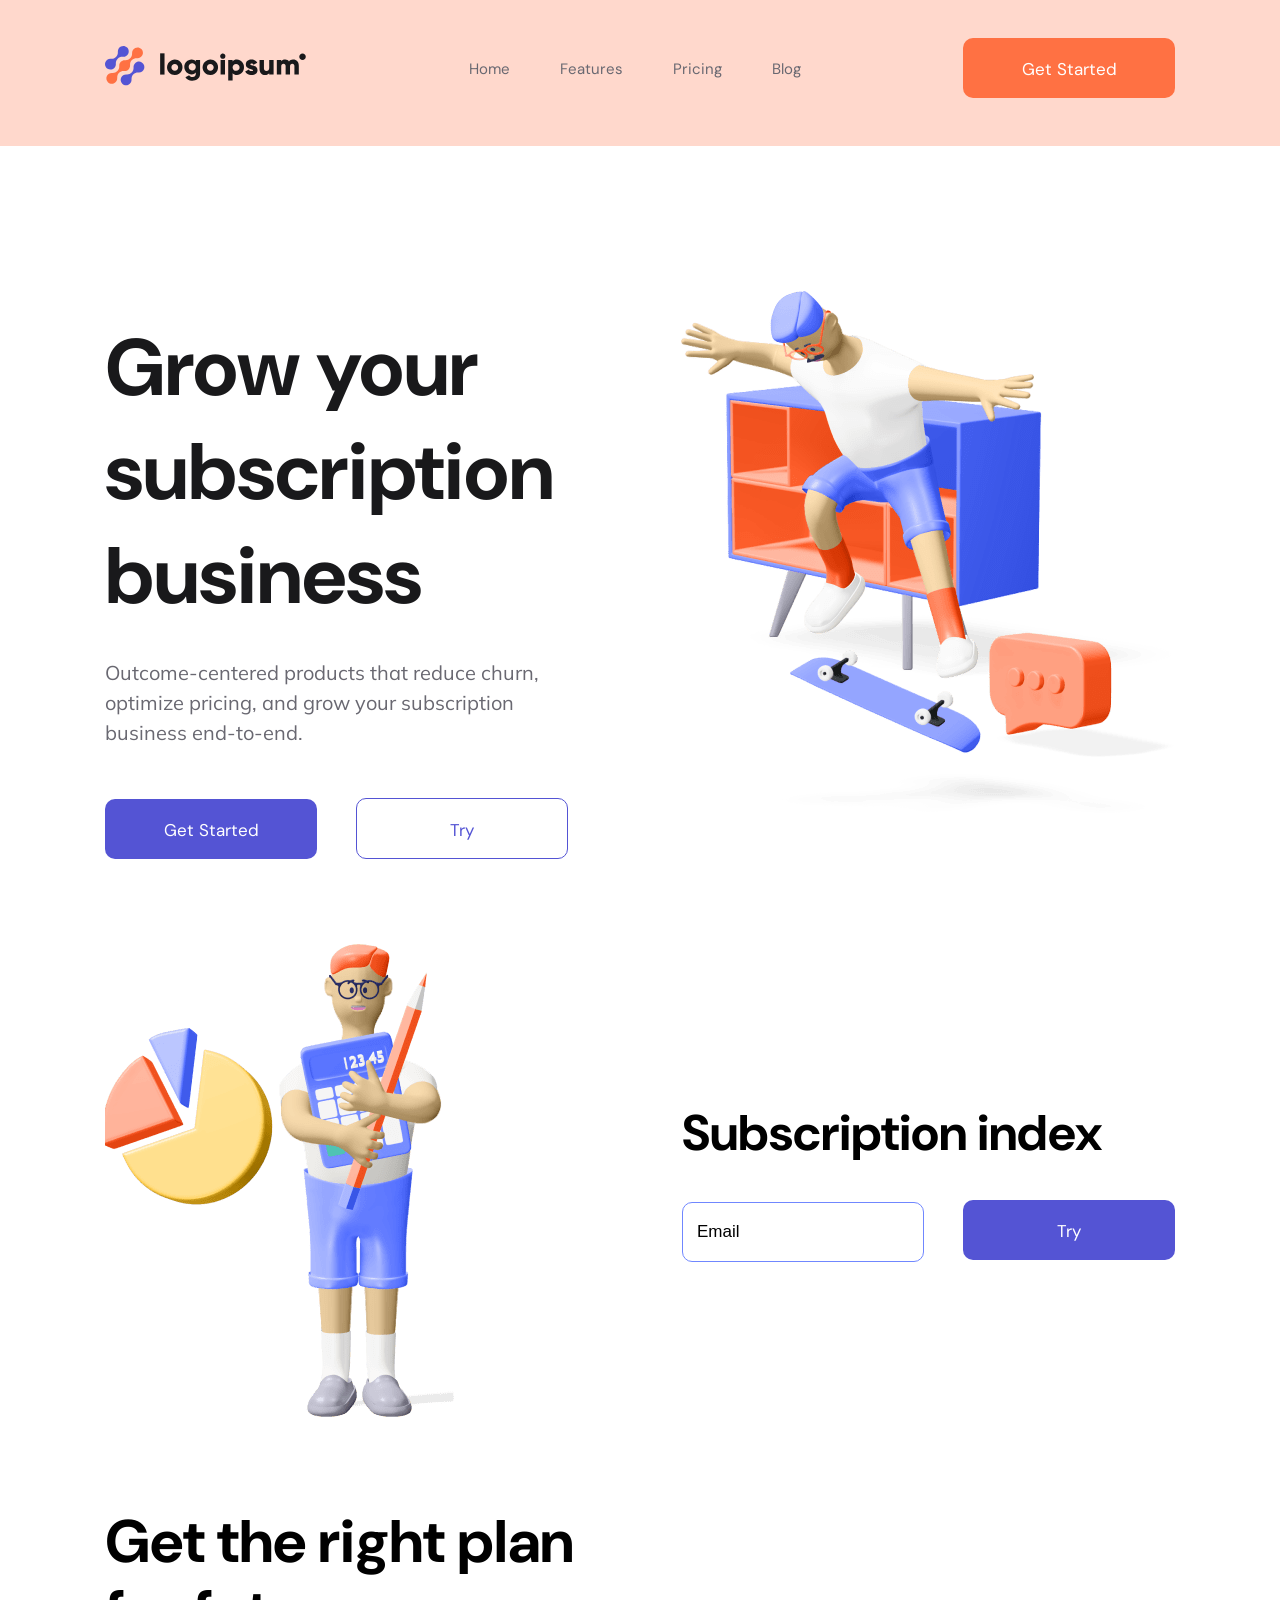
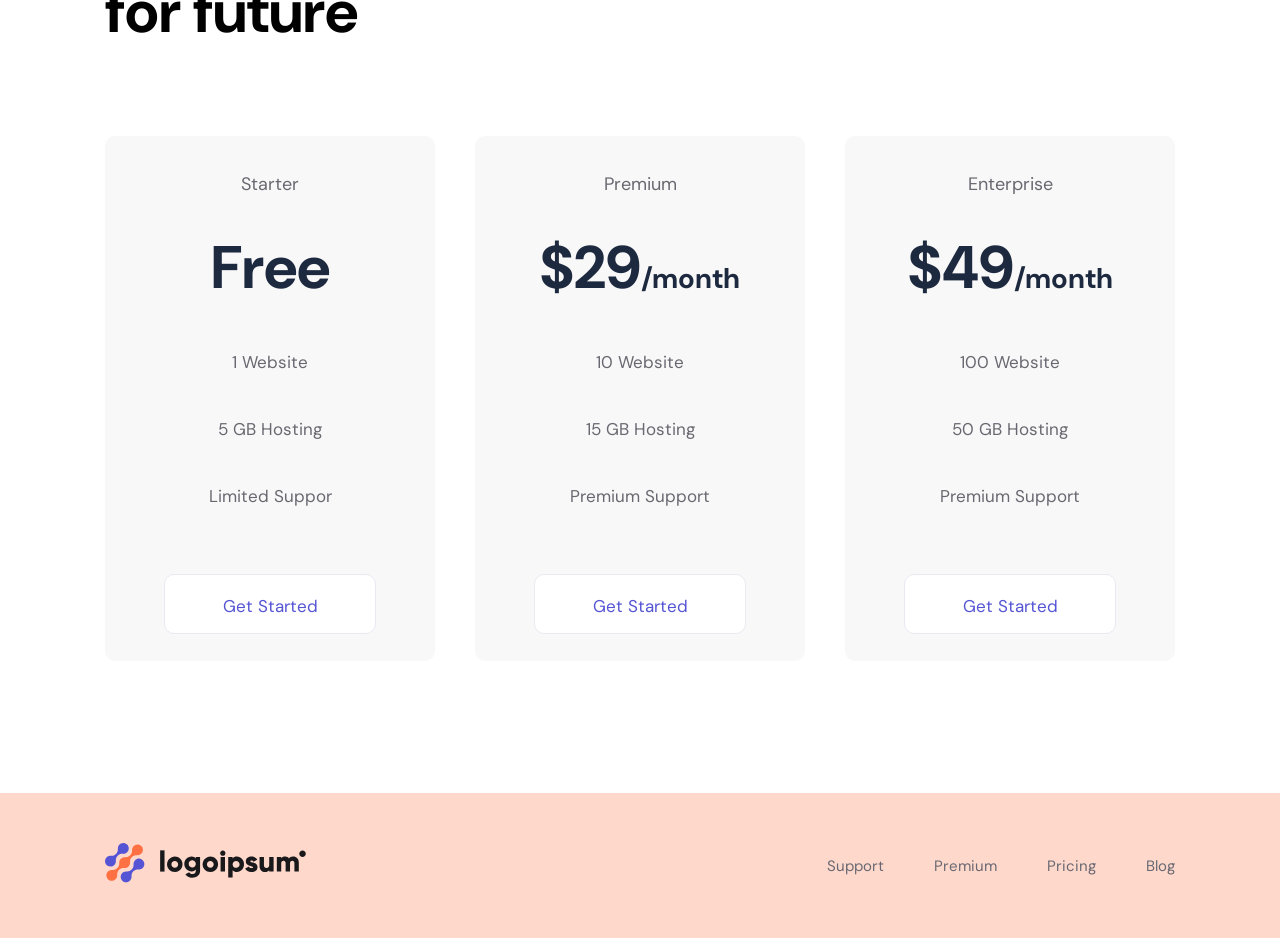
<file: index.html>
<!DOCTYPE html>
<html lang="en">
  <head>
    <meta charset="UTF-8" />
    <meta http-equiv="X-UA-Compatible" content="IE=edge" />
    <meta name="viewport" content="width=device-width, initial-scale=1.0" />
    <link rel="preconnect" href="https://fonts.googleapis.com" />
    <link rel="preconnect" href="https://fonts.gstatic.com" crossorigin />
    <link
      href="https://fonts.googleapis.com/css2?family=DM+Sans:wght@700&family=Mulish&display=swap"
      rel="stylesheet"
    />
    <link rel="stylesheet" href="./css/styles.css" />
    <title>Logoipsum</title>
  </head>

  <body>
    <header class="header">
      <div class="wrapper flex-conteiner">
        <a class="logo" href="#"> <img src="./img/Logo.svg" alt="Logo" /> </a>

        <nav>
          <ul>
            <li><a href="#">Home</a></li>
            <li><a href="#">Features</a></li>
            <li><a href="#">Pricing</a></li>
            <li><a href="#">Blog</a></li>
          </ul>
        </nav>

        <div class="header-btn">
          <button class="btn btn-orange" type="button">Get Started</button>
        </div>
      </div>
    </header>

    <main class="main">
      <section class="section1 wrapper flex-conteiner">
        <div>
          <h1>Grow your subscription business</h1>
          <p>
            Outcome-centered products that reduce churn, optimize pricing, and
            grow your subscription business end-to-end.
          </p>
          <div class="section1-buttons">
            <button class="btn btn-blue" type="button">Get Started</button>
            <button class="btn btn-white" type="button">Try</button>
          </div>
        </div>

        <div class="section1-img">
          <img src="./img/Hero.png" alt="Hero Image" />
        </div>
      </section>

      <section class="section2 wrapper flex-conteiner">
        <div class="section2-img">
          <img src="./img/Content.png" alt="Subscription image" />
        </div>

        <div>
          <h2>Subscription index</h2>
          <form>
            <input class="section2-input" type="email" placeholder="Email" />
            <button class="btn btn-blue" type="button">Try</button>
          </form>
        </div>
      </section>

      <section class="section3 wrapper">
        <h2>Get the right plan for future</h2>

        <div class="flex-conteiner">
          <div class="section3-block">
            <h3>Starter</h3>
            <h4>Free</h4>
            <p>1 Website</p>
            <p>5 GB Hosting</p>
            <p>Limited Suppor</p>
            <button class="btn dark-btn" type="button">Get Started</button>
          </div>

          <div class="section3-block">
            <h3>Premium</h3>
            <h4>$29<span>/month</span></h4>
            <p>10 Website</p>
            <p>15 GB Hosting</p>
            <p>Premium Support</p>
            <button class="btn dark-btn" type="button">Get Started</button>
          </div>

          <div class="section3-block">
            <h3>Enterprise</h3>
            <h4>$49<span>/month</span></h4>
            <p>100 Website</p>
            <p>50 GB Hosting</p>
            <p>Premium Support</p>
            <button class="btn dark-btn" type="button">Get Started</button>
          </div>
        </div>
      </section>
    </main>

    <footer class="footer">
      <div class="wrapper flex-conteiner">
        <a href="#"> <img src="./img/Logo.svg" alt="Logo" /> </a>
        <nav>
          <ul>
            <li><a href="#">Support</a></li>
            <li><a href="#">Premium</a></li>
            <li><a href="#">Pricing</a></li>
            <li><a href="#">Blog</a></li>
          </ul>
        </nav>
      </div>
    </footer>
  </body>
</html>
</file>
<file: css/styles.css>
body {
  font-family: "DM Sans", sans-serif;
  margin: 0;
  padding: 0;
}

/* Global styles */

ul {
  margin: 0;
  padding: 0;
}

li {
  list-style: none;
}

a {
  text-decoration: none;
}

img {
  width: 100%;
  height: 100%;
}

.btn {
  min-width: 212px;
  max-width: 212px;
  max-height: 60px;
  padding: 20px 0;
  border: none;
  border-radius: 10px;

  font-family: "DM Sans";
  font-size: 17px;
  line-height: 22px;
  color: #ffffff;
}

.wrapper {
  max-width: 1070px;
  margin: 0 auto;
  padding: 0 20px;
}

.flex-conteiner {
  display: flex;
  justify-content: space-between;
  align-items: center;
}

/* Header */

.header {
  background: rgba(255, 113, 67, 0.27);
  padding: 38px 0 48px 0;
}

ul {
  display: flex;
  gap: 50px;
}

a {
  font-size: 15px;
  line-height: 20px;
  color: #696871;
}

a:hover,
a:focus {
  color: #19191b;
  transition: 300ms;
}

.btn-orange {
  background: #ff7143;
}

.btn-orange:hover,
.btn-orange:focus {
  cursor: pointer;
  background: #ff5319;
  transition: 300ms;
}

/* Section 1 */

.section1 {
  margin-top: 104px;
  margin-bottom: 85px;
}

.section1 h1 {
  font-size: 80px;
  max-width: 467px;
  margin-bottom: 30px;
  color: #19191b;
}

.section1 p {
  font-family: "Mulish";
  font-style: normal;
  font-weight: 400;
  font-size: 20px;
  line-height: 30px;
  color: #696871;
  max-width: 464px;
  margin-bottom: 50px;
}

.section1-img {
  max-width: 494px;
}

.btn-blue {
  background: #5454d4;
}

.btn-blue:hover,
.btn-blue:focus {
  background: #3737d6;
  transition: 300ms;
  cursor: pointer;
}

.btn-white {
  border: 1px solid #5454d4;
  background: none;
  transition: 300ms;
  color: #5454d4;
  margin-left: 35px;
  max-height: 61px;
}

.btn-white:hover,
.btn-white:focus {
  background: #5454d453;
  transition: 300ms;
  cursor: pointer;
}

/* Section 2 */

.section2 {
  margin-bottom: 85px;
}

.section2 h2 {
  font-size: 50px;
  line-height: 57px;
  margin: 0 0 38px;
}

.section2-img {
  max-width: 349px;
}

.section2-input {
  max-width: 302px;
  height: 60px;
  border: 1px solid #7087ff;
  border-radius: 10px;

  box-sizing: border-box;
  padding: 19px 14px;
}

.section2-input::placeholder,
.section2-input {
  font-size: 17px;
  line-height: 22px;
  color: #000000;
}

.section2-input:focus {
  outline: none;
}

.section2 .btn {
  margin-left: 35px;
}

/* Section 3 */

.section3 {
  margin-bottom: 132px;
}

.section3 h2 {
  font-size: 60px;
  line-height: 70px;
  max-width: 504px;
  margin-bottom: 89px;
}

.section3-block {
  background: #f8f8f8;
  border-radius: 10px;
  min-width: 330px;
  padding: 34px 0 27px;
  text-align: center;
}

.section3-block:hover,
.section3-block:focus {
  background: #ff7143;
  box-shadow: 0px 32px 34px rgba(255, 112, 59, 0.317827);
  transition: 300ms;
  cursor: default;
}

.section3-block:hover h3,
.section3-block:hover h4,
.section3-block:hover p,
.section3-block:hover button,
.section3-block:focus h3,
.section3-block:focus h4,
.section3-block:focus p,
.section3-block:focus button,
.dark-btn:focus {
  color: #ffffff;
}

.section3-block:hover button,
.section3-block:focus button,
.dark-btn:focus {
  background: #9f3919;
  border: none;
  cursor: pointer;
}

.section3 h3 {
  font-weight: 400;
  font-size: 18px;
  line-height: 28px;
  color: #696871;
  margin: 0;
}

.section3 h4 {
  font-size: 60px;
  margin: 30px 0;
  color: #1d293f;
}

.section3 p {
  font-weight: 400;
  font-size: 17px;
  line-height: 50px;

  color: #696871;
}
.section3 span {
  font-size: 28px;
}

.dark-btn {
  padding: 20px;
  margin: 0 auto;
  margin-top: 36px;
  height: auto;
  background: #ffffff;
  border: 1px solid #eae9f2;
  border-radius: 10px;
  color: #5454d4;
}

/* Footer */

.footer {
  background: rgba(255, 113, 67, 0.27);
  padding: 50px;
}

@media (max-width: 1070px) {
  .wrapper {
    max-width: 970px;
  }
  .section3-block {
    min-width: 300px;
  }
}

@media (max-width: 992px) {
  .wrapper {
    max-width: 750px;
  }
  .btn {
    min-width: 140px;
    padding: 20px 0;
  }
  .section1 {
    margin-top: 0;
    gap: 20px;
  }
  .section1 h1 {
    font-size: 60px;
  }
  .section2 {
    gap: 100px;
  }
  .section3 {
    margin-bottom: 40px;
  }
  .section3-block {
    min-width: 240px;
  }
  .section2-input {
    min-width: 100%;
    margin-bottom: 20px;
  }
  .section2 .btn {
    min-width: 100%;
    margin-left: 0;
  }
  .section3 p {
    line-height: 40px;
  }
}

@media (max-width: 767px) {
 
  .wrapper {
    max-width: none;
  }
  .flex-conteiner {
    flex-direction: column;
    justify-content: center;
    gap: 20px;
  }
  .header,
  .footer {
    padding: 20px 0 0;
  }
  .header ul,
  .footer ul {
    padding: 20px 0;
    gap: 35px;
  }
  .header .flex-conteiner,
  .footer .flex-conteiner {
    gap: 0;
  }
  h3,
  p {
    text-align: center;
  }
  .btn {
    min-width: 100%;
    margin: 0;
    padding: 20px 50px;
  }
  .btn-orange {
    display: none;
  }
  .dark-btn {
    min-width: 0;
    margin: 20px auto 0;
  }
  .section1 {
    flex-direction: column-reverse;
    margin-top: 50px;
  }
  .section1 h1 {
    font-size: 40px;
    text-align: center;
  }
  .section1-buttons {
    display: flex;
    flex-direction: column;
    gap: 20px;
  }
  .section2 h2,
  .section3 h2 {
    font-size: 40px;
    text-align: center;
    margin: 100px auto 20px;
  }
  .section3 h4 {
    font-size: 30px;
  }
  .section2-input {
    min-width: 100%;
    margin-bottom: 20px;
  }
  .section3-block {
    width: 100%;
  }
  .section3 p {
    line-height: 40px;
  }
}
</file>
